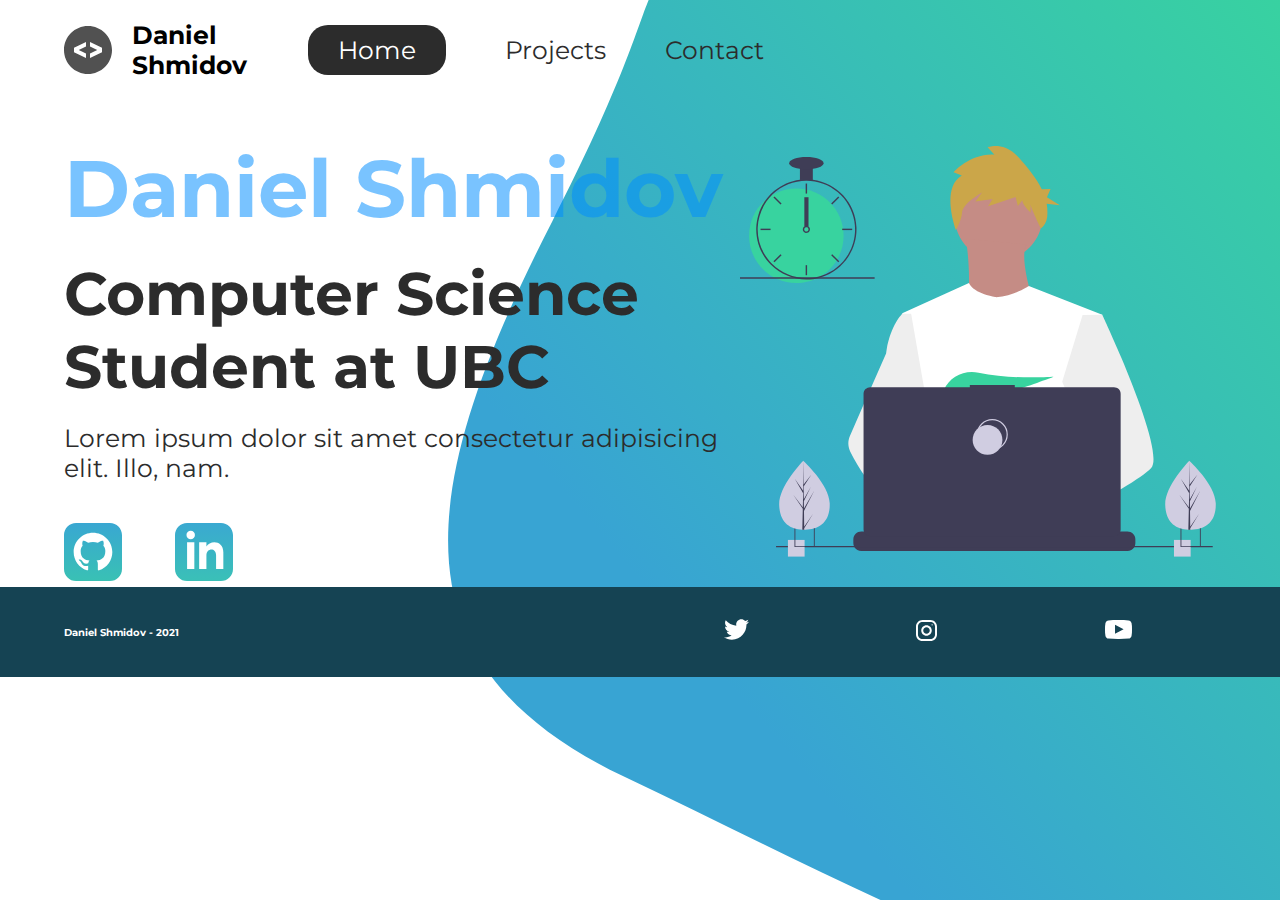
<file: index.html>
<!DOCTYPE html>
<html lang="en">
  <head>
    <meta charset="UTF-8" />
    <meta name="viewport" content="width=device-width, initial-scale=1.0" />
    <meta http-equiv="X-UA-Compatible" content="IE=edge" />
    <meta
      name="description"
      content="Daniel Shmidov is a Business and Computer Science Student at the University Of British Columbia"
    />
    <meta name="robots" content="index,follow" />
    <link rel="stylesheet" href="./styles/style.css" />
    <link rel="preconnect" href="https://fonts.gstatic.com" />
    <link
      href="https://fonts.googleapis.com/css2?family=Montserrat:wght@400;500&display=swap"
      rel="stylesheet"
    />
    <title>Daniel Shmidov Portfolio</title>
  </head>
  <body>
    <header class="main-head">
      <nav>
        <div class="logo">
          <img src="./icons/code.svg" alt="logo" />
          <h1>Daniel Shmidov</h1>
        </div>
        <ul>
          <li><a class="active" href="/">Home</a></li>
          <li><a href="./projects/">Projects</a></li>
          <li><a href="./contact/">Contact</a></li>
        </ul>
      </nav>
    </header>
    <section class="intro">
      <div class="into-text">
        <h2>Daniel Shmidov</h2>
        <h3>
          Computer Science <br />
          Student at UBC
        </h3>
        <p>
          Lorem ipsum dolor sit amet consectetur adipisicing elit. Illo, nam.
        </p>
        <div class="intro-social">
          <a href="#"
            ><img src="./icons/github.svg" alt="github-social-link"
          /></a>
          <a href="#"
            ><img src="./icons/linked-in.svg" alt="LinkedIN-social-link"
          /></a>
        </div>
      </div>
      <div class="intro-images">
        <svg
          width="100%"
          height="100%"
          viewBox="0 0 799 690"
          fill="none"
          xmlns="http://www.w3.org/2000/svg"
        >
          <g id="me 1">
            <g id="undraw dev productivity umsq (1) 1">
              <path
                id="Vector"
                d="M516.92 624.636C516.92 624.636 512.16 626.266 504.42 628.576C487.31 633.706 455.65 642.216 428.82 643.916C405.72 645.396 386.2 641.836 382.63 626.766C381.1 620.286 383.27 614.956 388 610.576C402.12 597.486 439 592.796 468.25 591.186C476.51 590.736 484.15 590.526 490.51 590.446C501.31 590.306 508.39 590.526 508.39 590.526L508.56 591.186L516.92 624.636Z"
                fill="#A0616A"
              />
              <path
                id="Vector 2"
                d="M436.99 672.586C418.61 695.346 342.73 647.666 316.19 629.886C310.41 626.016 306.97 623.566 306.97 623.566L331.25 591.186L338.94 580.936C338.94 580.936 345.82 584.586 355.99 590.526C356.36 590.746 356.73 590.966 357.11 591.186C365.88 596.336 376.89 603.066 388 610.576C403.33 620.946 418.83 632.776 428.82 643.916C438.59 654.806 443.08 665.036 436.99 672.586Z"
                fill="#A0616A"
              />
              <g id="me">
                <path
                  id="Vector 3"
                  d="M434.672 191.952C475.283 191.607 507.926 158.406 507.582 117.795C507.237 77.1832 474.036 44.5403 433.425 44.8847C392.813 45.2291 360.17 78.4303 360.515 119.042C360.859 159.653 394.06 192.296 434.672 191.952Z"
                  fill="#C58C85"
                />
                <path
                  id="Vector 4"
                  d="M379.477 155.65C379.477 155.65 394.216 259.972 373.002 271.875C351.787 283.779 499.929 283.588 499.929 283.588C499.929 283.588 466.124 193.284 480.809 165.449L379.477 155.65Z"
                  fill="#C58C85"
                />
                <path
                  id="Vector 5"
                  d="M608.101 283.199L596.257 339.402L571.214 458.308L570.49 464.815L562.138 540.138L556.582 590.177L552.857 623.79C528.584 636.526 510.988 645.326 510.988 645.326C510.988 645.326 509.404 637.719 506.871 627.99C489.805 633.265 458.218 642.043 431.404 643.97C441.266 654.777 445.842 664.969 439.817 672.57C421.63 695.485 345.349 648.45 318.659 630.896C318.077 635.158 317.879 639.464 318.068 643.762L297.626 628.314L299.331 592.359L302.206 531.522L305.819 455.229C304.448 451.975 303.294 448.634 302.364 445.228C295.956 423.161 288.032 379.057 281.928 342.067C277.016 312.298 273.302 287.138 272.517 281.785C272.411 281.086 272.358 280.726 272.358 280.726L384.363 230.094C392.509 248.556 429.865 253.809 429.865 253.809C460.756 251.417 484.847 234.913 484.847 234.913L608.101 283.199Z"
                  fill="white"
                />
                <path
                  id="Vector 6"
                  d="M372.285 49.3811L358.49 43.9934C358.49 43.9934 386.969 12.1 426.99 14.513L415.635 2.22366C415.635 2.22366 443.04 -9.01799 468.283 19.6674C481.553 34.7467 496.908 52.4737 506.557 72.5077L521.281 72.3829L515.251 85.9663L536.874 99.3152L514.777 97.0719C516.155 104.471 516.421 112.034 515.566 119.511C514.683 126.991 510.928 133.835 505.094 138.598C505.094 138.598 487.743 103.449 487.696 97.9443L487.813 111.705C487.813 111.705 473.959 99.4371 473.889 91.1807L466.471 100.877L462.593 85.7717L416.475 101.301L423.87 88.8526L395.157 93.2246L406.278 77.9923C406.278 77.9923 373.932 96.1568 372.811 111.304C371.689 126.452 362.299 140.875 362.299 140.875C362.299 140.875 336.213 70.3294 372.285 49.3811Z"
                  fill="#CBA649"
                />
                <path
                  id="Vector 7"
                  d="M690.215 540.422C682.794 548.605 664.338 560.992 641.951 574.422C633.623 579.413 624.757 584.559 615.71 589.676C594.122 601.889 571.514 614.001 552.857 623.79C528.584 636.526 510.988 645.326 510.988 645.326C510.988 645.326 509.403 637.719 506.871 627.99C503.48 614.968 498.397 598.141 493.184 590.715C493.002 590.456 492.82 590.218 492.638 589.979C491.121 588.022 489.601 586.885 488.112 586.897L562.138 540.138L594.127 519.926L570.489 464.814L540.842 395.683L557.908 339.727L575.062 283.479L608.101 283.199C608.101 283.199 619.243 306.985 633.514 340.166C635.647 345.128 637.851 350.299 640.096 355.64C669.469 425.394 706.176 522.836 690.215 540.422Z"
                  fill="#EEEEEE"
                />
                <path
                  id="Vector 8"
                  d="M358.123 591.2C355.41 591.212 352.702 591.456 350.029 591.928C327.074 596.073 320.47 616.94 318.659 630.896C318.077 635.158 317.879 639.464 318.068 643.761L297.626 628.314L290.178 622.687C272.316 616.628 256.353 605.733 242.483 592.84C230.449 581.456 219.634 568.849 210.213 555.223C200.831 541.793 192.448 527.692 185.134 513.034C183.094 508.943 181.977 504.454 181.864 499.884C181.751 495.314 182.644 490.775 184.48 486.588L209.154 430.327L245.218 348.098C245.471 346.146 245.752 344.237 246.059 342.371C252.995 300.511 272.367 281.786 272.367 281.786L287.286 281.659L297.778 341.932L310.813 416.815L302.364 445.227L282.839 510.845L302.205 531.522L358.123 591.2Z"
                  fill="#EEEEEE"
                />
              </g>
              <path
                id="Vector 9"
                d="M372.877 415.806L385.631 430.686C390.37 429.783 395.319 428.721 400.416 427.529L396.752 415.806L405.71 426.256C459.707 412.975 526.637 387.155 526.637 387.155C526.637 387.155 454.379 392.453 400.428 380.666C376.558 375.451 351.998 387.284 342.202 409.668C336.508 422.679 337.403 433.951 357.596 433.951C364.419 433.835 371.223 433.195 377.949 432.037L372.877 415.806Z"
                fill="#38D39F"
              />
              <path
                id="Vector 10"
                d="M663.65 660.386V666.456C663.654 668.122 663.345 669.774 662.74 671.326C662.472 672.018 662.147 672.687 661.77 673.326C660.578 675.326 658.887 676.983 656.862 678.133C654.838 679.283 652.549 679.887 650.22 679.886H203.67C201.342 679.887 199.053 679.283 197.028 678.133C195.003 676.983 193.312 675.326 192.12 673.326C191.743 672.687 191.419 672.018 191.15 671.326C190.546 669.774 190.237 668.122 190.24 666.456V660.386C190.24 658.622 190.587 656.876 191.262 655.246C191.936 653.616 192.926 652.136 194.173 650.888C195.42 649.641 196.901 648.652 198.53 647.977C200.16 647.302 201.906 646.955 203.67 646.956H229.41V644.126C229.41 644.052 229.425 643.979 229.453 643.911C229.481 643.843 229.522 643.782 229.574 643.73C229.626 643.678 229.688 643.636 229.756 643.608C229.824 643.58 229.897 643.566 229.97 643.566H243.4C243.474 643.566 243.547 643.58 243.615 643.608C243.683 643.636 243.745 643.678 243.797 643.73C243.849 643.782 243.89 643.843 243.918 643.911C243.946 643.979 243.96 644.052 243.96 644.126V646.956H252.35V644.126C252.35 644.052 252.365 643.979 252.393 643.911C252.421 643.843 252.462 643.782 252.514 643.73C252.566 643.678 252.628 643.636 252.696 643.608C252.764 643.58 252.837 643.566 252.91 643.566H266.34C266.414 643.566 266.487 643.58 266.555 643.608C266.623 643.636 266.684 643.678 266.736 643.73C266.789 643.782 266.83 643.843 266.858 643.911C266.886 643.979 266.9 644.052 266.9 644.126V646.956H275.3V644.126C275.3 644.052 275.315 643.979 275.343 643.911C275.371 643.843 275.412 643.782 275.464 643.73C275.516 643.678 275.578 643.636 275.646 643.608C275.714 643.58 275.787 643.566 275.86 643.566H289.29C289.364 643.566 289.437 643.58 289.505 643.608C289.573 643.636 289.634 643.678 289.686 643.73C289.739 643.782 289.78 643.843 289.808 643.911C289.836 643.979 289.85 644.052 289.85 644.126V646.956H298.24V644.126C298.24 644.052 298.255 643.979 298.283 643.911C298.311 643.843 298.352 643.782 298.404 643.73C298.456 643.678 298.518 643.636 298.586 643.608C298.654 643.58 298.727 643.566 298.8 643.566H312.23C312.304 643.566 312.377 643.58 312.445 643.608C312.513 643.636 312.574 643.678 312.626 643.73C312.678 643.782 312.72 643.843 312.748 643.911C312.776 643.979 312.79 644.052 312.79 644.126V646.956H321.18V644.126C321.18 644.052 321.194 643.979 321.223 643.911C321.251 643.843 321.292 643.782 321.344 643.73C321.396 643.678 321.458 643.636 321.526 643.608C321.594 643.58 321.667 643.566 321.74 643.566H335.17C335.244 643.566 335.317 643.58 335.385 643.608C335.453 643.636 335.514 643.678 335.566 643.73C335.618 643.782 335.66 643.843 335.688 643.911C335.716 643.979 335.73 644.052 335.73 644.126V646.956H344.13V644.126C344.13 644.052 344.145 643.979 344.173 643.911C344.201 643.843 344.242 643.782 344.294 643.73C344.346 643.678 344.408 643.636 344.476 643.608C344.544 643.58 344.617 643.566 344.69 643.566H358.12C358.194 643.566 358.267 643.58 358.335 643.608C358.403 643.636 358.464 643.678 358.516 643.73C358.569 643.782 358.61 643.843 358.638 643.911C358.666 643.979 358.68 644.052 358.68 644.126V646.956H367.07V644.126C367.07 644.052 367.085 643.979 367.113 643.911C367.141 643.843 367.182 643.782 367.234 643.73C367.286 643.678 367.348 643.636 367.416 643.608C367.484 643.58 367.557 643.566 367.63 643.566H472.83C472.904 643.566 472.977 643.58 473.045 643.608C473.113 643.636 473.174 643.678 473.227 643.73C473.279 643.782 473.32 643.843 473.348 643.911C473.376 643.979 473.39 644.052 473.39 644.126V646.956H481.79V644.126C481.79 644.052 481.804 643.979 481.833 643.911C481.861 643.843 481.902 643.782 481.954 643.73C482.006 643.678 482.068 643.636 482.136 643.608C482.204 643.58 482.277 643.566 482.35 643.566H495.78C495.928 643.567 496.07 643.627 496.175 643.732C496.279 643.836 496.339 643.978 496.34 644.126V646.956H504.73V644.126C504.73 644.052 504.745 643.979 504.773 643.911C504.801 643.843 504.842 643.782 504.894 643.73C504.946 643.678 505.008 643.636 505.076 643.608C505.144 643.58 505.217 643.566 505.29 643.566H518.72C518.794 643.566 518.867 643.58 518.935 643.608C519.003 643.636 519.065 643.678 519.117 643.73C519.169 643.782 519.21 643.843 519.238 643.911C519.266 643.979 519.28 644.052 519.28 644.126V646.956H527.67V644.126C527.67 644.052 527.685 643.979 527.713 643.911C527.741 643.843 527.782 643.782 527.834 643.73C527.886 643.678 527.948 643.636 528.016 643.608C528.084 643.58 528.157 643.566 528.23 643.566H541.66C541.734 643.566 541.807 643.58 541.875 643.608C541.943 643.636 542.005 643.678 542.057 643.73C542.109 643.782 542.15 643.843 542.178 643.911C542.206 643.979 542.22 644.052 542.22 644.126V646.956H550.62V644.126C550.62 644.052 550.635 643.979 550.663 643.911C550.691 643.843 550.732 643.782 550.784 643.73C550.836 643.678 550.898 643.636 550.966 643.608C551.034 643.58 551.107 643.566 551.18 643.566H564.61C564.757 643.568 564.898 643.628 565.001 643.733C565.104 643.837 565.161 643.979 565.16 644.126V646.956H573.56V644.126C573.56 644.052 573.575 643.979 573.603 643.911C573.631 643.843 573.672 643.782 573.724 643.73C573.776 643.678 573.838 643.636 573.906 643.608C573.974 643.58 574.047 643.566 574.12 643.566H587.55C587.624 643.566 587.697 643.58 587.765 643.608C587.833 643.636 587.895 643.678 587.947 643.73C587.999 643.782 588.04 643.843 588.068 643.911C588.096 643.979 588.11 644.052 588.11 644.126V646.956H596.5V644.126C596.5 644.052 596.515 643.979 596.543 643.911C596.571 643.843 596.612 643.782 596.664 643.73C596.716 643.678 596.778 643.636 596.846 643.608C596.914 643.58 596.987 643.566 597.06 643.566H610.49C610.564 643.566 610.637 643.58 610.705 643.608C610.773 643.636 610.835 643.678 610.887 643.73C610.939 643.782 610.98 643.843 611.008 643.911C611.036 643.979 611.05 644.052 611.05 644.126V646.956H650.22C651.984 646.955 653.731 647.302 655.36 647.977C656.99 648.652 658.471 649.641 659.718 650.888C660.965 652.136 661.954 653.616 662.629 655.246C663.304 656.876 663.651 658.622 663.65 660.386Z"
                fill="#3F3D56"
              />
              <path
                id="Vector 11"
                d="M793.5 671.326H60.5V673.326H793.5V671.326Z"
                fill="#3F3D56"
              />
              <path
                id="Vector 12"
                d="M627.694 404.757H461.251V401.326H385.78V404.757H218.651C215.665 404.757 212.801 405.943 210.69 408.054C208.578 410.166 207.392 413.029 207.392 416.015V643.927C207.392 646.913 208.578 649.776 210.69 651.888C212.801 653.999 215.665 655.185 218.651 655.185H627.694C630.68 655.185 633.544 653.999 635.655 651.888C637.767 649.776 638.953 646.913 638.953 643.927V416.015C638.953 414.537 638.662 413.073 638.096 411.707C637.53 410.341 636.701 409.1 635.655 408.054C634.61 407.009 633.369 406.18 632.003 405.614C630.637 405.048 629.173 404.757 627.694 404.757Z"
                fill="#3F3D56"
              />
              <path
                id="Vector 13"
                d="M423.5 509.326C437.307 509.326 448.5 498.133 448.5 484.326C448.5 470.519 437.307 459.326 423.5 459.326C409.693 459.326 398.5 470.519 398.5 484.326C398.5 498.133 409.693 509.326 423.5 509.326Z"
                stroke="#D0CDE1"
                stroke-width="2"
                stroke-miterlimit="10"
              />
              <path
                id="Vector 14"
                d="M415.5 518.326C429.307 518.326 440.5 507.133 440.5 493.326C440.5 479.519 429.307 468.326 415.5 468.326C401.693 468.326 390.5 479.519 390.5 493.326C390.5 507.133 401.693 518.326 415.5 518.326Z"
                fill="#D0CDE1"
              />
              <path
                id="Vector 15"
                d="M108.446 661.223H80.4463V689.223H108.446V661.223Z"
                fill="#D0CDE1"
              />
              <path
                id="Vector 16"
                d="M91.4502 639.223V673.223H125.45V639.223H91.4502ZM123.97 671.743H92.9202V640.703H123.97V671.743Z"
                fill="#3F3D56"
              />
              <path
                id="Vector 17"
                d="M756.446 661.223H728.446V689.223H756.446V661.223Z"
                fill="#D0CDE1"
              />
              <path
                id="Vector 18"
                d="M739.45 639.223V673.223H773.45V639.223H739.45ZM771.97 671.743H740.92V640.703H771.97V671.743Z"
                fill="#3F3D56"
              />
              <path
                id="Vector 19"
                d="M94.5802 230.113C138.399 230.113 173.921 194.592 173.921 150.773C173.921 106.955 138.399 71.4326 94.5802 71.4326C50.7617 71.4326 15.2397 106.955 15.2397 150.773C15.2397 194.592 50.7617 230.113 94.5802 230.113Z"
                fill="#38D39F"
              />
              <path
                id="Vector 20"
                d="M122.229 56.4899C115.045 55.5763 107.774 55.5763 100.59 56.4899C84.586 58.5913 69.5203 65.2398 57.181 75.6465C44.8417 86.0532 35.7467 99.7813 30.9754 115.202C28.8053 122.229 27.5764 129.514 27.3208 136.864C27.2848 137.886 27.2607 138.92 27.2607 139.954C27.283 162.264 36.1559 183.655 51.932 199.431C67.7082 215.207 89.0989 224.08 111.41 224.103C113.201 224.103 114.992 224.042 116.759 223.934C120.907 223.674 125.03 223.103 129.093 222.227C148.495 218.055 165.798 207.161 177.947 191.468C190.095 175.776 196.308 156.295 195.487 136.467C194.665 116.638 186.863 97.738 173.459 83.1039C160.054 68.4698 141.909 59.0435 122.229 56.4899ZM137.748 217.347H137.736C130.959 219.659 123.905 221.062 116.759 221.518C114.992 221.638 113.201 221.698 111.41 221.698C89.7377 221.672 68.961 213.051 53.6367 197.727C38.3123 182.402 29.6914 161.626 29.6649 139.954C29.6649 138.92 29.689 137.886 29.725 136.864C30.5514 115.744 39.5156 95.7617 54.7411 81.1008C69.9666 66.44 90.273 58.237 111.41 58.2089C130.776 58.21 149.513 65.0865 164.283 77.6131C179.052 90.1398 188.895 107.503 192.057 126.61C195.219 145.716 191.496 165.325 181.55 181.942C171.604 198.559 156.081 211.106 137.748 217.347Z"
                fill="#3F3D56"
              />
              <path
                id="Vector 21"
                d="M112.612 63.0176H110.208V79.8474H112.612V63.0176Z"
                fill="#3F3D56"
              />
              <path
                id="Vector 22"
                d="M57.8578 84.7018L56.1577 86.4019L68.0582 98.3023L69.7582 96.6022L57.8578 84.7018Z"
                fill="#3F3D56"
              />
              <path
                id="Vector 23"
                d="M34.4736 138.751V141.156H51.3034V138.751H34.4736Z"
                fill="#3F3D56"
              />
              <path
                id="Vector 24"
                d="M56.1578 193.506L57.8579 195.206L69.7584 183.306L68.0583 181.606L56.1578 193.506Z"
                fill="#3F3D56"
              />
              <path
                id="Vector 25"
                d="M153.062 96.6022L154.762 98.3022L166.662 86.4018L164.962 84.7017L153.062 96.6022Z"
                fill="#3F3D56"
              />
              <path
                id="Vector 26"
                d="M171.516 138.751V141.156H188.346V138.751H171.516Z"
                fill="#3F3D56"
              />
              <path
                id="Vector 27"
                d="M154.762 181.605L153.062 183.305L164.962 195.206L166.662 193.506L154.762 181.605Z"
                fill="#3F3D56"
              />
              <path
                id="Vector 28"
                d="M112.612 200.06H110.208V216.89H112.612V200.06Z"
                fill="#3F3D56"
              />
              <path
                id="Vector 29"
                d="M115.016 135.145C113.976 134.365 112.711 133.943 111.41 133.943C110.11 133.943 108.844 134.365 107.804 135.145C107.091 135.686 106.505 136.375 106.085 137.165C105.552 138.181 105.322 139.329 105.421 140.473C105.52 141.616 105.944 142.707 106.644 143.617C107.343 144.527 108.288 145.218 109.368 145.608C110.447 145.997 111.616 146.07 112.735 145.817C113.855 145.564 114.878 144.996 115.685 144.179C116.492 143.363 117.048 142.333 117.288 141.21C117.528 140.088 117.441 138.92 117.039 137.846C116.636 136.771 115.935 135.834 115.017 135.145H115.016ZM111.41 143.56C110.454 143.557 109.539 143.176 108.863 142.501C108.187 141.825 107.807 140.909 107.804 139.954C107.808 139.224 108.03 138.513 108.441 137.91C108.793 137.4 109.271 136.989 109.828 136.718C110.386 136.446 111.004 136.323 111.623 136.361C112.241 136.398 112.84 136.594 113.361 136.931C113.881 137.267 114.307 137.732 114.595 138.281C114.883 138.83 115.025 139.444 115.007 140.063C114.989 140.683 114.811 141.287 114.491 141.818C114.17 142.349 113.719 142.788 113.179 143.093C112.639 143.398 112.03 143.559 111.41 143.56Z"
                fill="#3F3D56"
              />
              <path
                id="Vector 30"
                d="M122.229 35.3687H100.591V57.007H122.229V35.3687Z"
                fill="#3F3D56"
              />
              <path
                id="Vector 31"
                d="M111.41 38.9748C127.344 38.9748 140.261 34.4 140.261 28.7567C140.261 23.1134 127.344 18.5386 111.41 18.5386C95.4757 18.5386 82.5586 23.1134 82.5586 28.7567C82.5586 34.4 95.4757 38.9748 111.41 38.9748Z"
                fill="#3F3D56"
              />
              <path
                id="clock-arrow"
                d="M115 86H108V135H115V86Z"
                fill="#3F3D56"
              />
              <path
                id="Vector 32"
                d="M226 220.44H0V222.844H226V220.44Z"
                fill="#3F3D56"
              />
              <g id="plant-left">
                <path
                  id="Vector 33"
                  d="M150.594 599.754C151.527 631.704 132.858 643.413 109.43 644.097C108.886 644.113 108.344 644.123 107.805 644.126C106.719 644.135 105.643 644.117 104.577 644.072C83.3891 643.193 66.6172 631.945 65.7495 602.232C64.8515 571.482 103.018 531.529 105.882 528.574L105.887 528.571C105.996 528.458 106.052 528.402 106.052 528.402C106.052 528.402 149.661 567.807 150.594 599.754Z"
                  fill="#D0CDE1"
                />
                <path
                  id="Vector 34"
                  d="M107.744 639.255L122.626 617.124L107.774 641.636L107.805 644.126C106.719 644.135 105.643 644.117 104.577 644.072L105.315 612.06L105.295 611.813L105.322 611.766L105.393 608.741L89.0952 585.078L105.374 606.477L105.432 607.116L105.989 582.93L91.9122 558.397L106.029 578.681L105.882 528.574V528.407L105.887 528.571L106.821 568.062L119.651 552.021L106.863 571.464L107.143 593.098L118.949 571.984L107.187 596.279L107.343 608.308L124.512 578.897L107.395 612.505L107.744 639.255Z"
                  fill="#3F3D56"
                />
              </g>
              <g id="plant-right">
                <path
                  id="Vector 35"
                  d="M798.594 599.754C799.527 631.704 780.858 643.413 757.43 644.097C756.886 644.113 756.344 644.123 755.805 644.126C754.719 644.135 753.643 644.117 752.577 644.072C731.389 643.193 714.617 631.945 713.749 602.232C712.851 571.482 751.018 531.529 753.882 528.574L753.887 528.571C753.996 528.458 754.052 528.402 754.052 528.402C754.052 528.402 797.661 567.807 798.594 599.754Z"
                  fill="#D0CDE1"
                />
                <path
                  id="Vector 36"
                  d="M755.744 639.255L770.626 617.124L755.774 641.636L755.805 644.126C754.719 644.135 753.643 644.117 752.577 644.072L753.315 612.06L753.295 611.813L753.323 611.766L753.393 608.741L737.095 585.078L753.374 606.477L753.432 607.116L753.989 582.93L739.912 558.397L754.029 578.681L753.882 528.574V528.407L753.887 528.571L754.821 568.062L767.651 552.021L754.864 571.464L755.143 593.098L766.949 571.984L755.187 596.279L755.343 608.308L772.512 578.897L755.395 612.505L755.744 639.255Z"
                  fill="#3F3D56"
                />
              </g>
            </g>
          </g>
        </svg>
        <img src="./img/splash.svg" alt="" class="splash" />
      </div>
    </section>
    <footer>
      <h4>Daniel Shmidov - 2021</h4>
      <ul>
        <li>
          <a href="#"
            ><img src="/icons/twitter 1.svg" alt="twitter-social"
          /></a>
        </li>
        <li>
          <a href="#"
            ><img src="/icons/instagram 1.svg" alt="insta-social"
          /></a>
        </li>
        <li>
          <a href="#"
            ><img src="/icons/youtube-symbol 1.svg" alt="youtube-social"
          /></a>
        </li>
      </ul>
    </footer>
  </body>
</html>
</file>
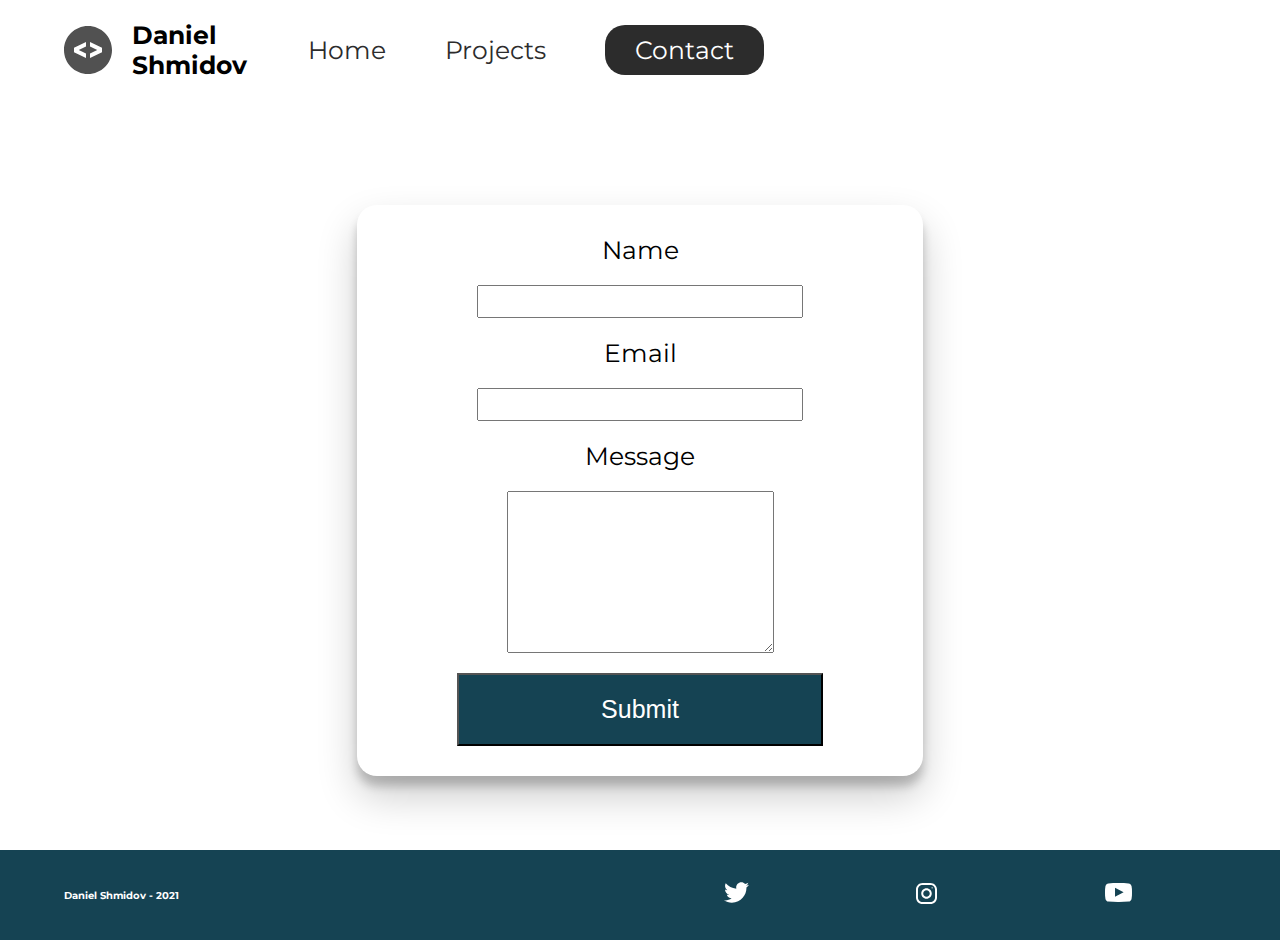
<file: contact/index.html>
<!DOCTYPE html>
<html lang="en">
  <head>
    <meta charset="UTF-8" />
    <meta name="viewport" content="width=device-width, initial-scale=1.0" />
    <meta http-equiv="X-UA-Compatible" content="IE=edge" />
    <meta
      name="description"
      content="Daniel Shmidov is a Business and Computer Science Student at the University Of British Columbia"
    />
    <meta name="robots" content="index,follow" />
    <link rel="stylesheet" href="../styles/style.css" />
    <link rel="preconnect" href="https://fonts.gstatic.com" />
    <link
      href="https://fonts.googleapis.com/css2?family=Montserrat:wght@400;500&display=swap"
      rel="stylesheet"
    />
    <title>Daniel Shmidov Portfolio</title>
  </head>
  <body>
    <header class="main-head">
      <nav>
        <div class="logo">
          <img src="../icons/code.svg" alt="logo" />
          <h1>Daniel Shmidov</h1>
        </div>
        <ul>
          <li><a href="../index.html">Home</a></li
          <li><a  href="../projects/">Projects</a></li>
          <li><a class="active" href="./index.html">Contact</a></li>
        </ul>
      </nav>
    </header>
    <section class="form-section">
        <form>
            <label for="name">Name</label>
            <input type="text" name="name" id=name required>
            <label for="email">Email</label>
            <input type="text" name="email" id=name required>
            <label for="message">Message</label>
            <textarea name="message" id="message" cols="30" rows="10"></textarea>
            <button type="submit">Submit</button>
        </form>
    </section>
            <footer>
            <h4>Daniel Shmidov - 2021</h4>
            <ul>
                <li>
                    <a href="#"><img src="/icons/twitter 1.svg" alt="twitter-social"></a>
                </li>
                <li>
                    <a href="#"><img src="/icons/instagram 1.svg" alt="insta-social"></a>
                </li>
                <li>
                    <a href="#"><img src="/icons/youtube-symbol 1.svg" alt="youtube-social"></a>
                </li>
            </ul>
        </footer>
  </body>
</html>
</file>
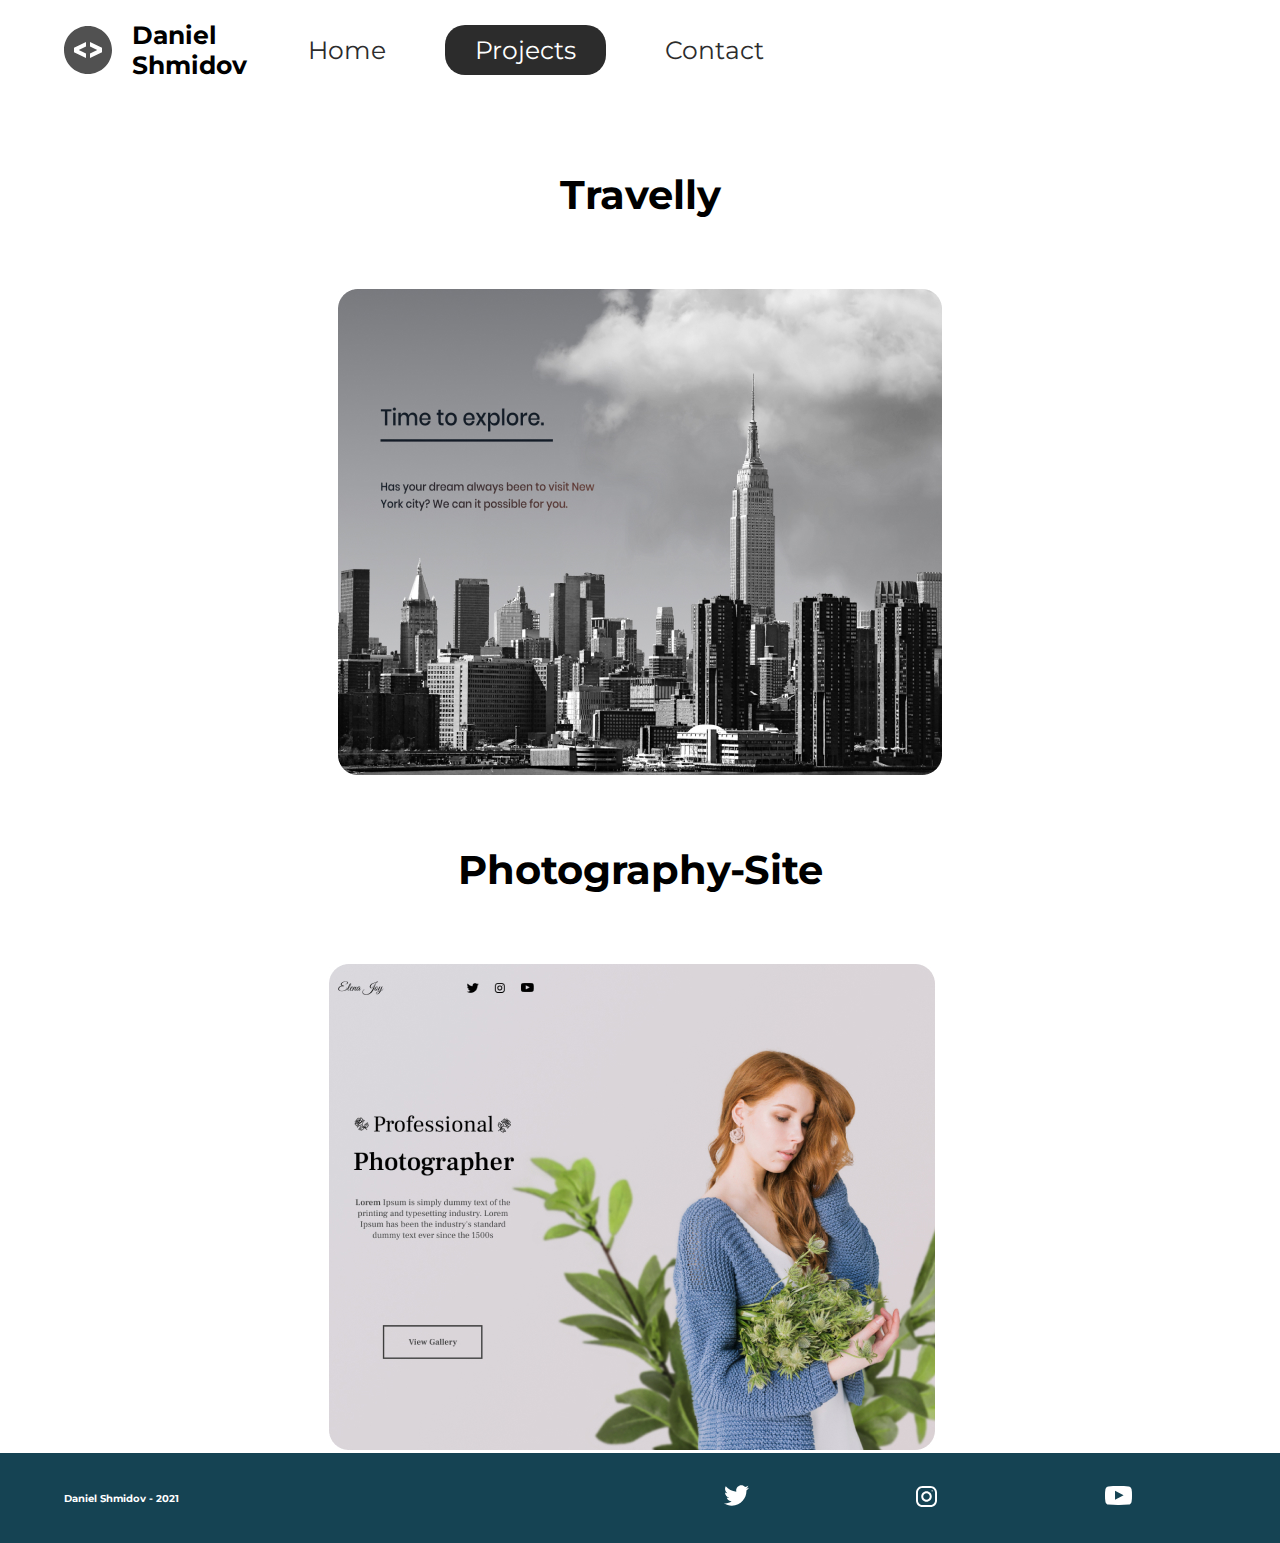
<file: projects/index.html>
<!DOCTYPE html>
<html lang="en">
  <head>
    <meta charset="UTF-8" />
    <meta name="viewport" content="width=device-width, initial-scale=1.0" />
    <meta http-equiv="X-UA-Compatible" content="IE=edge" />
    <meta
      name="description"
      content="Daniel Shmidov is a Business and Computer Science Student at the University Of British Columbia"
    />
    <meta name="robots" content="index,follow" />
    <link rel="stylesheet" href="../styles/style.css" />
    <link rel="preconnect" href="https://fonts.gstatic.com" />
    <link
      href="https://fonts.googleapis.com/css2?family=Montserrat:wght@400;500&display=swap"
      rel="stylesheet"
    />
    <title>Daniel Shmidov Portfolio</title>
  </head>
  <body>
    <header class="main-head">
      <nav>
        <div class="logo">
          <img src="../icons/code.svg" alt="logo" />
          <h1>Daniel Shmidov</h1>
        </div>
        <ul>
          <li><a href="../index.html">Home</a></li
          <li><a class="active" href="./index.html">Projects</a></li>
          <li><a href="../contact/">Contact</a></li>
        </ul>
      </nav>
    </header>
    <section class="projects">
        <div class="travelly">
            <h2>Travelly</h2>
            <img src="../img/travelly.jpg" alt="travelly-project">
        </div>
        <div class="Protography-Website">
            <h2>Photography-Site</h2>
            <img src="../img/elena-joy.jpg" alt="Photography-project">
        </div>
    </section>
            <footer>
            <h4>Daniel Shmidov - 2021</h4>
            <ul>
                <li>
                    <a href="#"><img src="/icons/twitter 1.svg" alt="twitter-social"></a>
                </li>
                <li>
                    <a href="#"><img src="/icons/instagram 1.svg" alt="insta-social"></a>
                </li>
                <li>
                    <a href="#"><img src="/icons/youtube-symbol 1.svg" alt="youtube-social"></a>
                </li>
            </ul>
        </footer>
  </body>
</html>
</file>
<file: styles/style.css>
/* Global Styles */
* {
  margin: 0;
  padding: 0;
  -webkit-box-sizing: border-box;
          box-sizing: border-box;
}

html {
  font-size: 62.5%;
}

body {
  font-family: 'Montserrat', sans-serif;
}

h1 {
  font-size: 2.5rem;
}

li,
button,
label,
input,
a,
p {
  font-size: 2.5rem;
}

h2 {
  font-size: 4rem;
}

h3 {
  font-size: 2.5rem;
}

h4,
h5 {
  font-size: 2 rem;
}

ul {
  list-style: none;
}

a {
  text-decoration: none;
  color: #2c2c2c;
}

.main-head {
  width: 95%;
  margin: 0 0 0 auto;
}

nav {
  display: -webkit-box;
  display: -ms-flexbox;
  display: flex;
  -webkit-box-pack: justify;
      -ms-flex-pack: justify;
          justify-content: space-between;
  -webkit-box-align: center;
      -ms-flex-align: center;
          align-items: center;
  -webkit-box-orient: horizontal;
  -webkit-box-direction: normal;
      -ms-flex-direction: row;
          flex-direction: row;
  min-height: 10vh;
  width: 60%;
  -ms-flex-wrap: wraps;
      flex-wrap: wraps;
}

nav .logo {
  display: -webkit-box;
  display: -ms-flexbox;
  display: flex;
  -webkit-box-pack: start;
      -ms-flex-pack: start;
          justify-content: flex-start;
  -webkit-box-align: center;
      -ms-flex-align: center;
          align-items: center;
  -webkit-box-orient: horizontal;
  -webkit-box-direction: normal;
      -ms-flex-direction: row;
          flex-direction: row;
  -webkit-box-flex: 1;
      -ms-flex: 1 1 10rem;
          flex: 1 1 10rem;
}

nav .logo h1 {
  margin: 2rem;
}

nav ul {
  display: -webkit-box;
  display: -ms-flexbox;
  display: flex;
  -ms-flex-pack: distribute;
      justify-content: space-around;
  -webkit-box-align: center;
      -ms-flex-align: center;
          align-items: center;
  -webkit-box-orient: horizontal;
  -webkit-box-direction: normal;
      -ms-flex-direction: row;
          flex-direction: row;
  -webkit-box-flex: 1;
      -ms-flex: 1 1 40rem;
          flex: 1 1 40rem;
}

.intro {
  min-width: 90vh;
  width: 90%;
  margin: auto;
  -ms-flex-wrap: wrap;
      flex-wrap: wrap;
  display: -webkit-box;
  display: -ms-flexbox;
  display: flex;
  -webkit-box-pack: justify;
      -ms-flex-pack: justify;
          justify-content: space-between;
  -webkit-box-align: center;
      -ms-flex-align: center;
          align-items: center;
  -webkit-box-orient: horizontal;
  -webkit-box-direction: normal;
      -ms-flex-direction: row;
          flex-direction: row;
  padding-top: 2rem;
  color: #2c2c2c;
}

.intro h2 {
  font-size: 8rem;
  padding-top: 2rem;
  background: linearGradient(left, #38d39f, #38a4d3);
  background-clip: text;
  -webkit-background-clip: text;
  color: rgba(0, 140, 255, 0.527);
  display: inline-block;
}

.intro h3 {
  font-size: 6rem;
  padding: 2rem 0rem;
}

.splash {
  position: absolute;
  top: 0%;
  right: 0%;
  height: 100%;
  z-index: -1;
}

.intro-social {
  margin-top: 4rem;
}

.intro-social a {
  margin-right: 5rem;
}

.active {
  background: #2c2c2c;
  color: white;
  padding: 1rem 3rem;
  border-radius: 2rem;
}

.intro-text, .intro-images {
  -webkit-box-flex: 1;
      -ms-flex: 1 1 30rem;
          flex: 1 1 30rem;
}

#plant-left {
  -webkit-animation: plant 1.5s ease infinite alternate;
          animation: plant 1.5s ease infinite alternate;
}

#plant-right {
  -webkit-animation: plant 1.5s ease infinite alternate 0.5s;
          animation: plant 1.5s ease infinite alternate 0.5s;
}

#me {
  -webkit-animation: me 1s ease infinite alternate;
          animation: me 1s ease infinite alternate;
  -webkit-transform-origin: bottom;
          transform-origin: bottom;
}

#clock-arrow {
  -webkit-animation: clock 1.5s infinite linear;
          animation: clock 1.5s infinite linear;
  transform-box: fill-box;
  -webkit-transform-origin: bottom;
          transform-origin: bottom;
}

@-webkit-keyframes plant {
  from {
    -webkit-transform: translateY(0%);
            transform: translateY(0%);
  }
  to {
    -webkit-transform: translateY(-30%);
            transform: translateY(-30%);
  }
}

@keyframes plant {
  from {
    -webkit-transform: translateY(0%);
            transform: translateY(0%);
  }
  to {
    -webkit-transform: translateY(-30%);
            transform: translateY(-30%);
  }
}

@-webkit-keyframes me {
  from {
    -webkit-transform: rotateZ(-5deg);
            transform: rotateZ(-5deg);
  }
  to {
    -webkit-transform: rotateZ(5deg);
            transform: rotateZ(5deg);
  }
}

@keyframes me {
  from {
    -webkit-transform: rotateZ(-5deg);
            transform: rotateZ(-5deg);
  }
  to {
    -webkit-transform: rotateZ(5deg);
            transform: rotateZ(5deg);
  }
}

@-webkit-keyframes clock {
  from {
    -webkit-transform: rotateZ(0deg);
            transform: rotateZ(0deg);
  }
  to {
    -webkit-transform: rotateZ(360deg);
            transform: rotateZ(360deg);
  }
}

@keyframes clock {
  from {
    -webkit-transform: rotateZ(0deg);
            transform: rotateZ(0deg);
  }
  to {
    -webkit-transform: rotateZ(360deg);
            transform: rotateZ(360deg);
  }
}

.projects {
  width: 90%;
  margin: auto;
  min-height: 90vh;
  display: -webkit-box;
  display: -ms-flexbox;
  display: flex;
  -webkit-box-pack: justify;
      -ms-flex-pack: justify;
          justify-content: space-between;
  -webkit-box-align: center;
      -ms-flex-align: center;
          align-items: center;
  -webkit-box-orient: horizontal;
  -webkit-box-direction: normal;
      -ms-flex-direction: row;
          flex-direction: row;
  text-align: center;
  -ms-flex-wrap: wrap;
      flex-wrap: wrap;
}

.projects h2 {
  margin: 5rem;
  padding: 2rem 5rem;
}

.travelly,
.Photography-website {
  -webkit-box-flex: 1;
      -ms-flex: 1 1 40rem;
          flex: 1 1 40rem;
  display: -webkit-box;
  display: -ms-flexbox;
  display: flex;
  -webkit-box-pack: center;
      -ms-flex-pack: center;
          justify-content: center;
  -webkit-box-align: center;
      -ms-flex-align: center;
          align-items: center;
  -webkit-box-orient: vertical;
  -webkit-box-direction: normal;
      -ms-flex-direction: column;
          flex-direction: column;
}

div {
  -webkit-box-flex: 1;
      -ms-flex: 1 1 50rem;
          flex: 1 1 50rem;
}

.form-section {
  min-height: 80vh;
  display: -webkit-box;
  display: -ms-flexbox;
  display: flex;
  -webkit-box-pack: center;
      -ms-flex-pack: center;
          justify-content: center;
  -webkit-box-align: center;
      -ms-flex-align: center;
          align-items: center;
  -webkit-box-orient: horizontal;
  -webkit-box-direction: normal;
      -ms-flex-direction: row;
          flex-direction: row;
  margin-top: 3rem;
}

.form-section form {
  padding: 3rem 10rem;
  -webkit-box-shadow: 0px 10px 10px rgba(0, 0, 0, 0.2), 0px 20px 40px rgba(0, 0, 0, 0.2);
          box-shadow: 0px 10px 10px rgba(0, 0, 0, 0.2), 0px 20px 40px rgba(0, 0, 0, 0.2);
  display: -webkit-box;
  display: -ms-flexbox;
  display: flex;
  -webkit-box-pack: center;
      -ms-flex-pack: center;
          justify-content: center;
  -webkit-box-align: center;
      -ms-flex-align: center;
          align-items: center;
  -webkit-box-orient: vertical;
  -webkit-box-direction: normal;
      -ms-flex-direction: column;
          flex-direction: column;
  border-radius: 2rem;
}

.form-section form input,
.form-section form textarea {
  margin: 2rem;
}

.form-section form input:focus,
.form-section form textarea:focus {
  outline: 2px solid black;
}

.form-section form textarea {
  font-family: 'Montserrat', sans-serif;
}

.form-section form button {
  width: 100%;
  padding: 2rem;
  background: #154353;
  color: white;
}

.form-section form button:focus {
  background: #33656b;
}

footer {
  background: #154353;
  color: white;
  min-height: 10vh;
  padding: 0% 5%;
  display: -webkit-box;
  display: -ms-flexbox;
  display: flex;
  -webkit-box-pack: start;
      -ms-flex-pack: start;
          justify-content: flex-start;
  -webkit-box-align: center;
      -ms-flex-align: center;
          align-items: center;
  -webkit-box-orient: horizontal;
  -webkit-box-direction: normal;
      -ms-flex-direction: row;
          flex-direction: row;
}

footer ul {
  -webkit-box-flex: 1;
      -ms-flex: 1 1 40rem;
          flex: 1 1 40rem;
  display: -webkit-box;
  display: -ms-flexbox;
  display: flex;
  -ms-flex-pack: distribute;
      justify-content: space-around;
  -webkit-box-align: center;
      -ms-flex-align: center;
          align-items: center;
  -webkit-box-orient: horizontal;
  -webkit-box-direction: normal;
      -ms-flex-direction: row;
          flex-direction: row;
}

footer h4 {
  -webkit-box-flex: 1;
      -ms-flex: 1 1 40rem;
          flex: 1 1 40rem;
}

@media screen and (max-width: 1000px) {
  html {
    font-size: 53%;
  }
  .splash {
    display: none;
  }
  svg {
    width: 80%;
  }
  nav {
    width: 100%;
  }
}

@media screen and (max-width: 754px) {
  html {
    font-size: 45%;
  }
  svg {
    height: 60%;
  }
  .main-head {
    width: 100%;
  }
  nav {
    margin: 2rem;
  }
  nav .logo {
    display: -webkit-box;
    display: -ms-flexbox;
    display: flex;
    -webkit-box-pack: center;
        -ms-flex-pack: center;
            justify-content: center;
    -webkit-box-align: center;
        -ms-flex-align: center;
            align-items: center;
    -webkit-box-orient: vertical;
    -webkit-box-direction: normal;
        -ms-flex-direction: column;
            flex-direction: column;
    -webkit-box-flex: 1;
        -ms-flex: 1 1 20rem;
            flex: 1 1 20rem;
    margin-top: 2rem;
  }
  nav ul {
    -webkit-box-flex: 1;
        -ms-flex: 1 1 60rem;
            flex: 1 1 60rem;
    margin: 2rem 0rem;
  }
  .intro-text {
    margin-top: 5rem;
    text-align: center;
  }
  .intro-images {
    text-align: center;
  }
  .intro-social {
    display: -webkit-box;
    display: -ms-flexbox;
    display: flex;
    -webkit-box-pack: center;
        -ms-flex-pack: center;
            justify-content: center;
    -webkit-box-align: center;
        -ms-flex-align: center;
            align-items: center;
    -webkit-box-orient: horizontal;
    -webkit-box-direction: normal;
        -ms-flex-direction: row;
            flex-direction: row;
  }
  .intro-social a {
    margin: 2rem;
  }
  .travelly,
  .Photography-website {
    -webkit-box-flex: 1;
        -ms-flex: 1 1 50rem;
            flex: 1 1 50rem;
  }
  .travelly img,
  .Photography-website img {
    width: 100%;
  }
  form {
    padding: 0;
    width: 100%;
  }
}
/*# sourceMappingURL=style.css.map */
</file>
